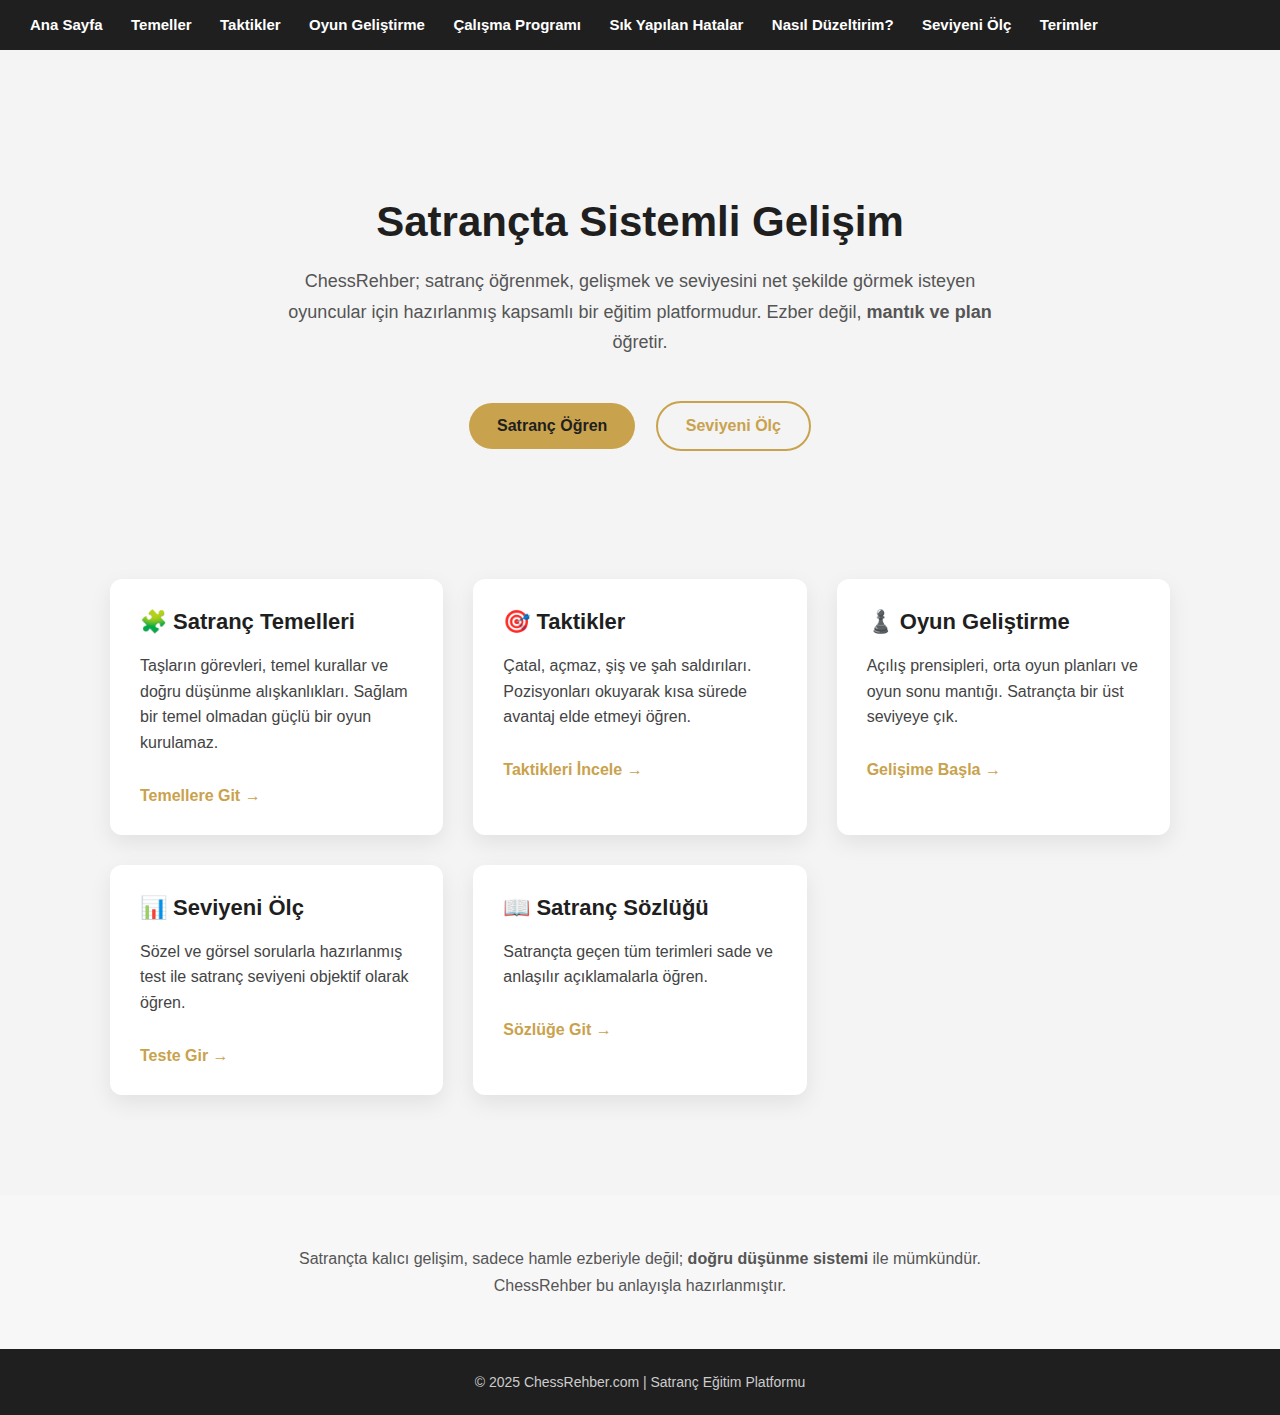
<file: index.html>
<!DOCTYPE html>
<html lang="tr">
<head>
    <meta charset="UTF-8">
    <title>ChessRehber | Satrançta Sistemli Gelişim</title>
    <meta name="description" content="Satranç öğrenmek ve gelişmek isteyenler için temeller, taktikler, gelişim rehberleri ve testler.">
    <meta name="viewport" content="width=device-width, initial-scale=1">
    <link rel="stylesheet" href="style.css">

    <style>
        /* HERO */
        .hero {
            text-align: center;
            padding: 80px 20px 60px;
        }

        .hero h1 {
            font-size: 42px;
            margin-bottom: 20px;
        }

        .hero p {
            max-width: 720px;
            margin: 0 auto 35px;
            font-size: 18px;
            line-height: 1.7;
            color: #555;
        }

        .hero-buttons a {
            margin: 8px;
        }

        /* SECTIONS */
        .home-sections {
            display: grid;
            grid-template-columns: repeat(auto-fit, minmax(260px, 1fr));
            gap: 30px;
            margin: 60px 0;
        }

        .home-card {
            background: #fff;
            border-radius: 12px;
            padding: 30px;
            box-shadow: 0 8px 22px rgba(0,0,0,0.08);
        }

        .home-card h2 {
            margin-top: 0;
            font-size: 22px;
        }

        .home-card p {
            line-height: 1.6;
            color: #444;
        }

        .home-card a {
            display: inline-block;
            margin-top: 15px;
            font-weight: bold;
            text-decoration: none;
            color: #c9a24d;
        }

        /* ALT MESAJ */
        .alt-mesaj {
            background: #f7f7f7;
            padding: 50px 20px;
            text-align: center;
        }

        .alt-mesaj p {
            max-width: 750px;
            margin: 0 auto;
            line-height: 1.7;
            color: #555;
        }
    </style>
</head>

<body>

<nav>
    <a href="index.html">Ana Sayfa</a>
    <a href="temeller.html">Temeller</a>
    <a href="taktikler.html">Taktikler</a>
    <a href="gelisim.html">Oyun Geliştirme</a>
    <a href="calisma-programi.html">Çalışma Programı</a>
    <a href="sik-yapilan-hatalar.html">Sık Yapılan Hatalar</a>
    <a href="nasil-duzeltirim.html">Nasıl Düzeltirim?</a>
    <a href="seviyeni-olc.html">Seviyeni Ölç</a>
    <a href="satranc-sozlugu.html">Terimler</a>
</nav>

<div class="container">

    <!-- HERO -->
    <section class="hero">
        <h1>Satrançta Sistemli Gelişim</h1>
        <p>
            ChessRehber; satranç öğrenmek, gelişmek ve
            seviyesini net şekilde görmek isteyen oyuncular için
            hazırlanmış kapsamlı bir eğitim platformudur.
            Ezber değil, <strong>mantık ve plan</strong> öğretir.
        </p>

        <div class="hero-buttons">
            <a href="temeller.html" class="btn-primary">Satranç Öğren</a>
            <a href="seviyeni-olc.html" class="btn-secondary">Seviyeni Ölç</a>
        </div>
    </section>

    <!-- BÖLÜMLER -->
    <section class="home-sections">

        <div class="home-card">
            <h2>🧩 Satranç Temelleri</h2>
            <p>
                Taşların görevleri, temel kurallar ve doğru düşünme alışkanlıkları.
                Sağlam bir temel olmadan güçlü bir oyun kurulamaz.
            </p>
            <a href="temeller.html">Temellere Git →</a>
        </div>

        <div class="home-card">
            <h2>🎯 Taktikler</h2>
            <p>
                Çatal, açmaz, şiş ve şah saldırıları.
                Pozisyonları okuyarak kısa sürede avantaj elde etmeyi öğren.
            </p>
            <a href="taktikler.html">Taktikleri İncele →</a>
        </div>

        <div class="home-card">
            <h2>♟️ Oyun Geliştirme</h2>
            <p>
                Açılış prensipleri, orta oyun planları ve oyun sonu mantığı.
                Satrançta bir üst seviyeye çık.
            </p>
            <a href="gelisim.html">Gelişime Başla →</a>
        </div>

        <div class="home-card">
            <h2>📊 Seviyeni Ölç</h2>
            <p>
                Sözel ve görsel sorularla hazırlanmış test ile
                satranç seviyeni objektif olarak öğren.
            </p>
            <a href="seviyeni-olc.html">Teste Gir →</a>
        </div>

        <div class="home-card">
            <h2>📖 Satranç Sözlüğü</h2>
            <p>
                Satrançta geçen tüm terimleri
                sade ve anlaşılır açıklamalarla öğren.
            </p>
            <a href="satran-sozlugu.html">Sözlüğe Git →</a>
        </div>

    </section>

</div>

<section class="alt-mesaj">
    <p>
        Satrançta kalıcı gelişim,
        sadece hamle ezberiyle değil;
        <strong>doğru düşünme sistemi</strong> ile mümkündür.
        ChessRehber bu anlayışla hazırlanmıştır.
    </p>
</section>

<footer>
    © 2025 ChessRehber.com | Satranç Eğitim Platformu
</footer>

</body>
</html>
</file>
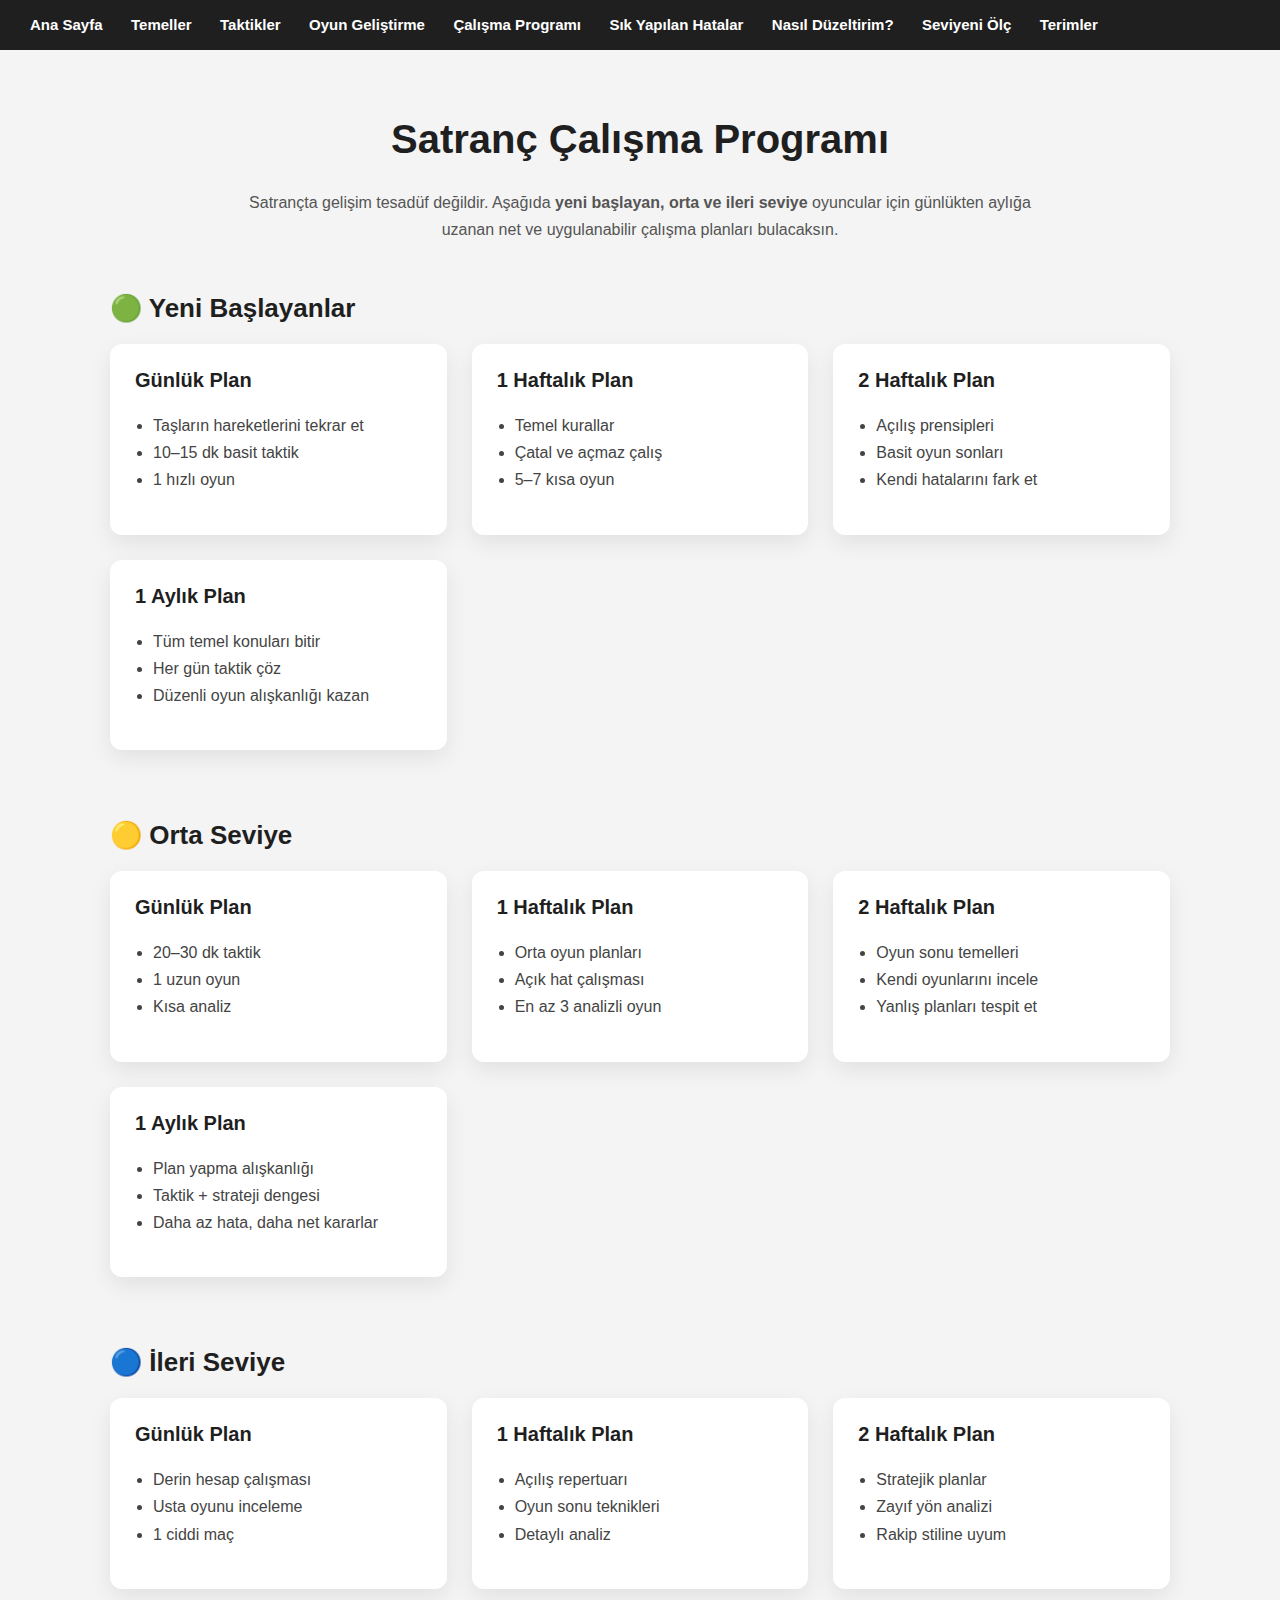
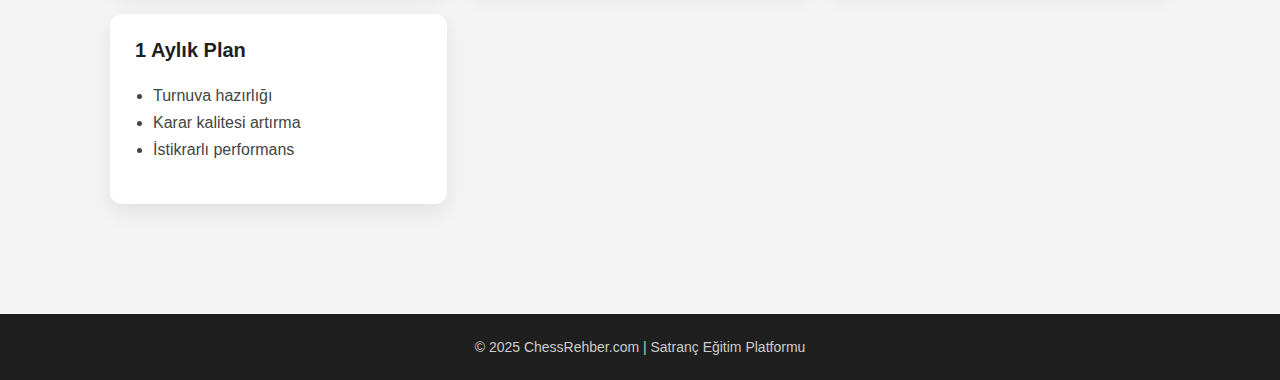
<file: calisma-programi.html>
<!DOCTYPE html>
<html lang="tr">
<head>
    <meta charset="UTF-8">
    <title>Satranç Çalışma Programı | ChessRehber</title>
    <meta name="description" content="Yeni başlayanlar, orta ve ileri seviye oyuncular için günlük, haftalık ve aylık satranç çalışma planları.">
    <meta name="viewport" content="width=device-width, initial-scale=1">

    <link rel="stylesheet" href="style.css">

    <style>
        .intro {
            text-align: center;
            margin-bottom: 50px;
        }

        .intro p {
            max-width: 800px;
            margin: 0 auto;
            line-height: 1.7;
            color: #555;
        }

        .seviye {
            margin-bottom: 70px;
        }

        .seviye h2 {
            margin-bottom: 20px;
        }

        .plan-grid {
            display: grid;
            grid-template-columns: repeat(auto-fit, minmax(260px, 1fr));
            gap: 25px;
        }

        .plan-card {
            background: #fff;
            padding: 25px;
            border-radius: 12px;
            box-shadow: 0 8px 22px rgba(0,0,0,0.08);
        }

        .plan-card h3 {
            margin-top: 0;
            font-size: 20px;
        }

        .plan-card ul {
            padding-left: 18px;
            line-height: 1.7;
            color: #444;
        }
    </style>
</head>
<body>

<nav>
    <a href="index.html">Ana Sayfa</a>
    <a href="temeller.html">Temeller</a>
    <a href="taktikler.html">Taktikler</a>
    <a href="gelisim.html">Oyun Geliştirme</a>
    <a href="calisma-programi.html">Çalışma Programı</a>
    <a href="sik-yapilan-hatalar.html">Sık Yapılan Hatalar</a>
    <a href="nasil-duzeltirim.html">Nasıl Düzeltirim?</a>
    <a href="seviyeni-olc.html">Seviyeni Ölç</a>
    <a href="satranc-sozlugu.html">Terimler</a>
</nav>

<div class="container">

    <div class="intro">
        <h1>Satranç Çalışma Programı</h1>
        <p>
            Satrançta gelişim tesadüf değildir.
            Aşağıda <strong>yeni başlayan, orta ve ileri seviye</strong> oyuncular için
            günlükten aylığa uzanan net ve uygulanabilir çalışma planları bulacaksın.
        </p>
    </div>

    <!-- YENİ BAŞLAYAN -->
    <div class="seviye">
        <h2>🟢 Yeni Başlayanlar</h2>

        <div class="plan-grid">
            <div class="plan-card">
                <h3>Günlük Plan</h3>
                <ul>
                    <li>Taşların hareketlerini tekrar et</li>
                    <li>10–15 dk basit taktik</li>
                    <li>1 hızlı oyun</li>
                </ul>
            </div>

            <div class="plan-card">
                <h3>1 Haftalık Plan</h3>
                <ul>
                    <li>Temel kurallar</li>
                    <li>Çatal ve açmaz çalış</li>
                    <li>5–7 kısa oyun</li>
                </ul>
            </div>

            <div class="plan-card">
                <h3>2 Haftalık Plan</h3>
                <ul>
                    <li>Açılış prensipleri</li>
                    <li>Basit oyun sonları</li>
                    <li>Kendi hatalarını fark et</li>
                </ul>
            </div>

            <div class="plan-card">
                <h3>1 Aylık Plan</h3>
                <ul>
                    <li>Tüm temel konuları bitir</li>
                    <li>Her gün taktik çöz</li>
                    <li>Düzenli oyun alışkanlığı kazan</li>
                </ul>
            </div>
        </div>
    </div>

    <!-- ORTA SEVİYE -->
    <div class="seviye">
        <h2>🟡 Orta Seviye</h2>

        <div class="plan-grid">
            <div class="plan-card">
                <h3>Günlük Plan</h3>
                <ul>
                    <li>20–30 dk taktik</li>
                    <li>1 uzun oyun</li>
                    <li>Kısa analiz</li>
                </ul>
            </div>

            <div class="plan-card">
                <h3>1 Haftalık Plan</h3>
                <ul>
                    <li>Orta oyun planları</li>
                    <li>Açık hat çalışması</li>
                    <li>En az 3 analizli oyun</li>
                </ul>
            </div>

            <div class="plan-card">
                <h3>2 Haftalık Plan</h3>
                <ul>
                    <li>Oyun sonu temelleri</li>
                    <li>Kendi oyunlarını incele</li>
                    <li>Yanlış planları tespit et</li>
                </ul>
            </div>

            <div class="plan-card">
                <h3>1 Aylık Plan</h3>
                <ul>
                    <li>Plan yapma alışkanlığı</li>
                    <li>Taktik + strateji dengesi</li>
                    <li>Daha az hata, daha net kararlar</li>
                </ul>
            </div>
        </div>
    </div>

    <!-- İLERİ SEVİYE -->
    <div class="seviye">
        <h2>🔵 İleri Seviye</h2>

        <div class="plan-grid">
            <div class="plan-card">
                <h3>Günlük Plan</h3>
                <ul>
                    <li>Derin hesap çalışması</li>
                    <li>Usta oyunu inceleme</li>
                    <li>1 ciddi maç</li>
                </ul>
            </div>

            <div class="plan-card">
                <h3>1 Haftalık Plan</h3>
                <ul>
                    <li>Açılış repertuarı</li>
                    <li>Oyun sonu teknikleri</li>
                    <li>Detaylı analiz</li>
                </ul>
            </div>

            <div class="plan-card">
                <h3>2 Haftalık Plan</h3>
                <ul>
                    <li>Stratejik planlar</li>
                    <li>Zayıf yön analizi</li>
                    <li>Rakip stiline uyum</li>
                </ul>
            </div>

            <div class="plan-card">
                <h3>1 Aylık Plan</h3>
                <ul>
                    <li>Turnuva hazırlığı</li>
                    <li>Karar kalitesi artırma</li>
                    <li>İstikrarlı performans</li>
                </ul>
            </div>
        </div>
    </div>

</div>

<footer>
    © 2025 ChessRehber.com | Satranç Eğitim Platformu
</footer>

</body>
</html>
</file>
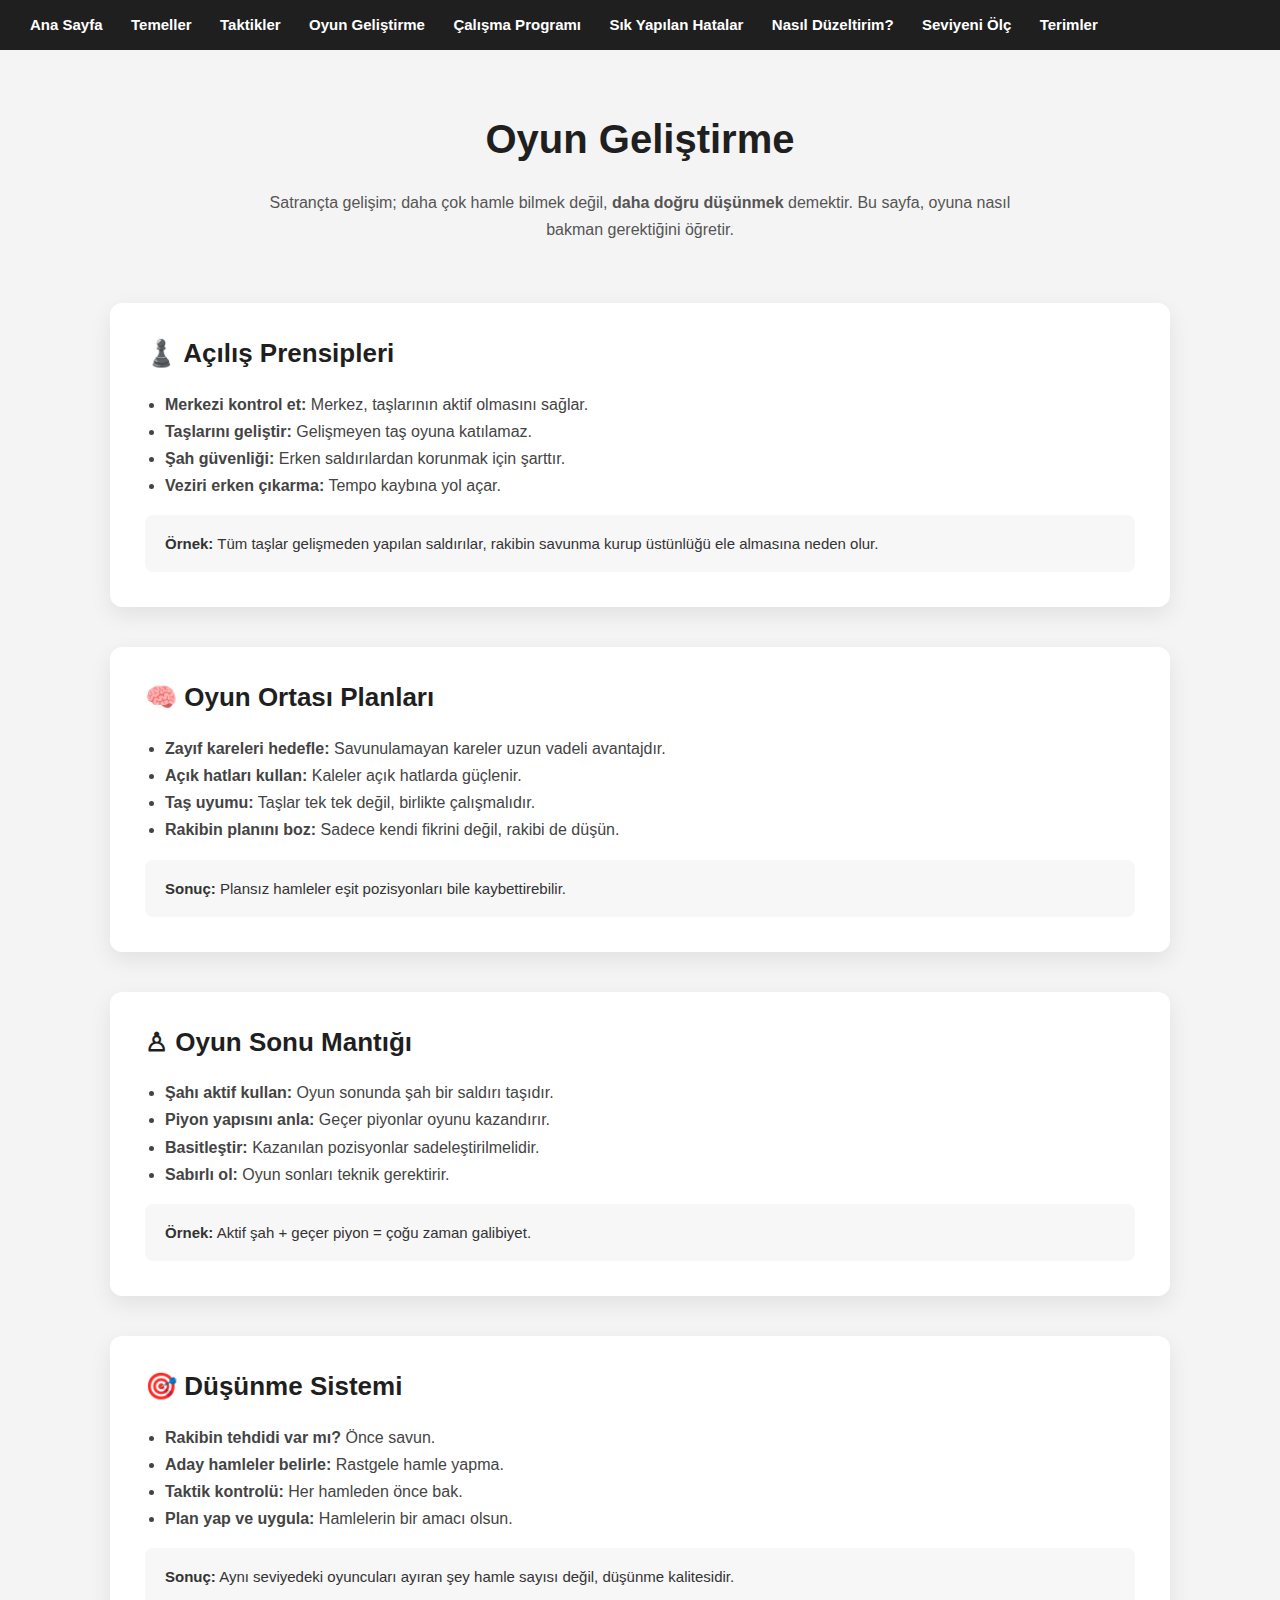
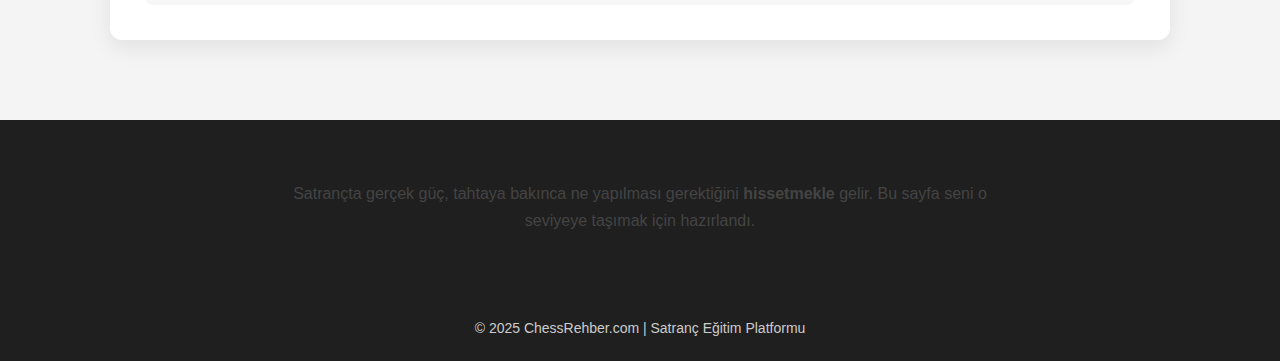
<file: gelisim.html>
<!DOCTYPE html>
<html lang="tr">
<head>
    <meta charset="UTF-8">
    <title>Oyun Geliştirme | ChessRehber</title>
    <meta name="description" content="Satrançta açılış, orta oyun ve oyun sonu için doğru düşünme sistemi ve planlama mantığı.">
    <meta name="viewport" content="width=device-width, initial-scale=1">

    <link rel="stylesheet" href="style.css">

    <style>
        .intro {
            text-align: center;
            margin-bottom: 60px;
        }

        .intro p {
            max-width: 750px;
            margin: 0 auto;
            line-height: 1.7;
            color: #555;
        }

        .bolum {
            background: #fff;
            padding: 35px;
            border-radius: 12px;
            box-shadow: 0 8px 22px rgba(0,0,0,0.08);
            margin-bottom: 40px;
        }

        .bolum h2 {
            margin-top: 0;
        }

        .bolum ul {
            padding-left: 20px;
            line-height: 1.7;
            color: #444;
        }

        .ornek {
            background: #f7f7f7;
            padding: 20px;
            border-radius: 8px;
            margin-top: 15px;
            font-size: 15px;
            color: #333;
        }

        .alt-mesaj {
            background: #1f1f1f;
            color: #ccc;
            padding: 60px 20px;
            text-align: center;
        }

        .alt-mesaj p {
            max-width: 750px;
            margin: 0 auto;
            line-height: 1.7;
        }
    </style>
</head>
<body>

<nav>
    <a href="index.html">Ana Sayfa</a>
    <a href="temeller.html">Temeller</a>
    <a href="taktikler.html">Taktikler</a>
    <a href="gelisim.html">Oyun Geliştirme</a>
    <a href="calisma-programi.html">Çalışma Programı</a>
    <a href="sik-yapilan-hatalar.html">Sık Yapılan Hatalar</a>
    <a href="nasil-duzeltirim.html">Nasıl Düzeltirim?</a>
    <a href="seviyeni-olc.html">Seviyeni Ölç</a>
    <a href="satranc-sozlugu.html">Terimler</a>
</nav>

<div class="container">

    <div class="intro">
        <h1>Oyun Geliştirme</h1>
        <p>
            Satrançta gelişim; daha çok hamle bilmek değil,
            <strong>daha doğru düşünmek</strong> demektir.
            Bu sayfa, oyuna nasıl bakman gerektiğini öğretir.
        </p>
    </div>

    <!-- AÇILIŞ -->
    <div class="bolum">
        <h2>♟️ Açılış Prensipleri</h2>
        <ul>
            <li><strong>Merkezi kontrol et:</strong> Merkez, taşlarının aktif olmasını sağlar.</li>
            <li><strong>Taşlarını geliştir:</strong> Gelişmeyen taş oyuna katılamaz.</li>
            <li><strong>Şah güvenliği:</strong> Erken saldırılardan korunmak için şarttır.</li>
            <li><strong>Veziri erken çıkarma:</strong> Tempo kaybına yol açar.</li>
        </ul>

        <div class="ornek">
            <strong>Örnek:</strong> Tüm taşlar gelişmeden yapılan saldırılar,
            rakibin savunma kurup üstünlüğü ele almasına neden olur.
        </div>
    </div>

    <!-- ORTA OYUN -->
    <div class="bolum">
        <h2>🧠 Oyun Ortası Planları</h2>
        <ul>
            <li><strong>Zayıf kareleri hedefle:</strong> Savunulamayan kareler uzun vadeli avantajdır.</li>
            <li><strong>Açık hatları kullan:</strong> Kaleler açık hatlarda güçlenir.</li>
            <li><strong>Taş uyumu:</strong> Taşlar tek tek değil, birlikte çalışmalıdır.</li>
            <li><strong>Rakibin planını boz:</strong> Sadece kendi fikrini değil, rakibi de düşün.</li>
        </ul>

        <div class="ornek">
            <strong>Sonuç:</strong> Plansız hamleler eşit pozisyonları bile kaybettirebilir.
        </div>
    </div>

    <!-- OYUN SONU -->
    <div class="bolum">
        <h2>♙ Oyun Sonu Mantığı</h2>
        <ul>
            <li><strong>Şahı aktif kullan:</strong> Oyun sonunda şah bir saldırı taşıdır.</li>
            <li><strong>Piyon yapısını anla:</strong> Geçer piyonlar oyunu kazandırır.</li>
            <li><strong>Basitleştir:</strong> Kazanılan pozisyonlar sadeleştirilmelidir.</li>
            <li><strong>Sabırlı ol:</strong> Oyun sonları teknik gerektirir.</li>
        </ul>

        <div class="ornek">
            <strong>Örnek:</strong> Aktif şah + geçer piyon = çoğu zaman galibiyet.
        </div>
    </div>

    <!-- DÜŞÜNME -->
    <div class="bolum">
        <h2>🎯 Düşünme Sistemi</h2>
        <ul>
            <li><strong>Rakibin tehdidi var mı?</strong> Önce savun.</li>
            <li><strong>Aday hamleler belirle:</strong> Rastgele hamle yapma.</li>
            <li><strong>Taktik kontrolü:</strong> Her hamleden önce bak.</li>
            <li><strong>Plan yap ve uygula:</strong> Hamlelerin bir amacı olsun.</li>
        </ul>

        <div class="ornek">
            <strong>Sonuç:</strong> Aynı seviyedeki oyuncuları ayıran şey
            hamle sayısı değil, düşünme kalitesidir.
        </div>
    </div>

</div>

<div class="alt-mesaj">
    <p>
        Satrançta gerçek güç,
        tahtaya bakınca ne yapılması gerektiğini
        <strong>hissetmekle</strong> gelir.
        Bu sayfa seni o seviyeye taşımak için hazırlandı.
    </p>
</div>

<footer>
    © 2025 ChessRehber.com | Satranç Eğitim Platformu
</footer>

</body>
</html>
</file>
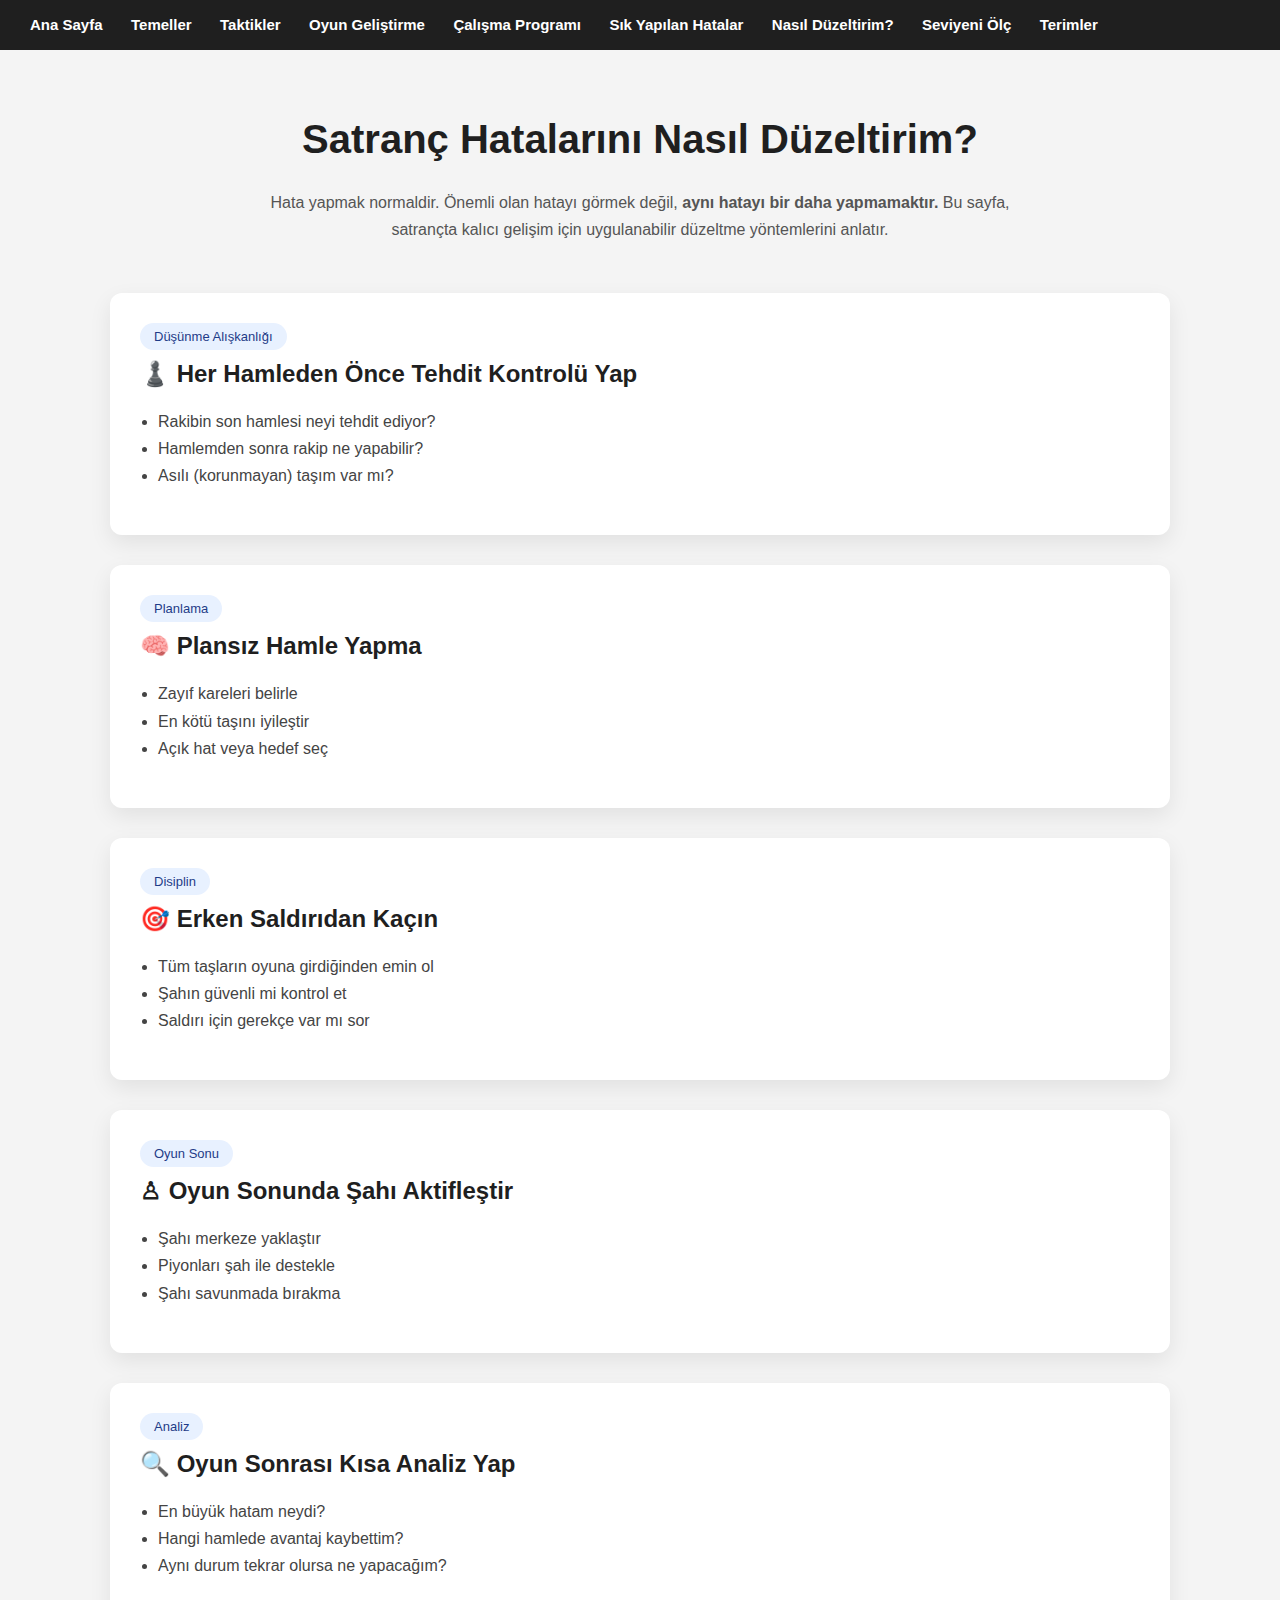
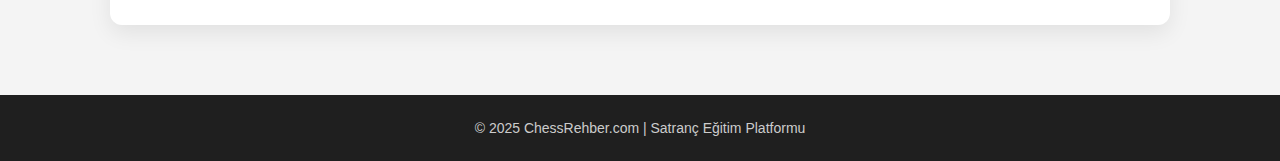
<file: nasil-duzeltirim.html>
<!DOCTYPE html>
<html lang="tr">
<head>
    <meta charset="UTF-8">
    <title>Satranç Hatalarını Nasıl Düzeltirim? | ChessRehber</title>
    <meta name="description" content="Satrançta yapılan hataları kalıcı şekilde düzeltmek için pratik ve uygulanabilir yöntemler.">
    <meta name="viewport" content="width=device-width, initial-scale=1">

    <link rel="stylesheet" href="style.css">

    <style>
        .intro {
            text-align: center;
            margin-bottom: 50px;
        }

        .intro p {
            max-width: 750px;
            margin: 0 auto;
            line-height: 1.7;
            color: #555;
        }

        .cozum {
            background: #ffffff;
            border-radius: 12px;
            padding: 30px;
            margin-bottom: 30px;
            box-shadow: 0 8px 22px rgba(0,0,0,0.08);
        }

        .cozum h2 {
            margin-top: 0;
            font-size: 24px;
        }

        .cozum ul {
            padding-left: 18px;
            line-height: 1.7;
            color: #444;
        }

        .etiket {
            display: inline-block;
            background: #e8f1ff;
            color: #1f3c88;
            padding: 6px 14px;
            border-radius: 20px;
            font-size: 13px;
            margin-bottom: 10px;
        }
    </style>
</head>
<body>

<nav>
    <a href="index.html">Ana Sayfa</a>
    <a href="temeller.html">Temeller</a>
    <a href="taktikler.html">Taktikler</a>
    <a href="gelisim.html">Oyun Geliştirme</a>
    <a href="calisma-programi.html">Çalışma Programı</a>
    <a href="sik-yapilan-hatalar.html">Sık Yapılan Hatalar</a>
    <a href="nasil-duzeltirim.html">Nasıl Düzeltirim?</a>
    <a href="seviyeni-olc.html">Seviyeni Ölç</a>
    <a href="satranc-sozlugu.html">Terimler</a>
</nav>

<div class="container">

    <div class="intro">
        <h1>Satranç Hatalarını Nasıl Düzeltirim?</h1>
        <p>
            Hata yapmak normaldir.
            Önemli olan hatayı görmek değil,
            <strong>aynı hatayı bir daha yapmamaktır.</strong>
            Bu sayfa, satrançta kalıcı gelişim için
            uygulanabilir düzeltme yöntemlerini anlatır.
        </p>
    </div>

    <!-- ÇÖZÜM 1 -->
    <div class="cozum">
        <span class="etiket">Düşünme Alışkanlığı</span>
        <h2>♟️ Her Hamleden Önce Tehdit Kontrolü Yap</h2>
        <ul>
            <li>Rakibin son hamlesi neyi tehdit ediyor?</li>
            <li>Hamlemden sonra rakip ne yapabilir?</li>
            <li>Asılı (korunmayan) taşım var mı?</li>
        </ul>
    </div>

    <!-- ÇÖZÜM 2 -->
    <div class="cozum">
        <span class="etiket">Planlama</span>
        <h2>🧠 Plansız Hamle Yapma</h2>
        <ul>
            <li>Zayıf kareleri belirle</li>
            <li>En kötü taşını iyileştir</li>
            <li>Açık hat veya hedef seç</li>
        </ul>
    </div>

    <!-- ÇÖZÜM 3 -->
    <div class="cozum">
        <span class="etiket">Disiplin</span>
        <h2>🎯 Erken Saldırıdan Kaçın</h2>
        <ul>
            <li>Tüm taşların oyuna girdiğinden emin ol</li>
            <li>Şahın güvenli mi kontrol et</li>
            <li>Saldırı için gerekçe var mı sor</li>
        </ul>
    </div>

    <!-- ÇÖZÜM 4 -->
    <div class="cozum">
        <span class="etiket">Oyun Sonu</span>
        <h2>♙ Oyun Sonunda Şahı Aktifleştir</h2>
        <ul>
            <li>Şahı merkeze yaklaştır</li>
            <li>Piyonları şah ile destekle</li>
            <li>Şahı savunmada bırakma</li>
        </ul>
    </div>

    <!-- ÇÖZÜM 5 -->
    <div class="cozum">
        <span class="etiket">Analiz</span>
        <h2>🔍 Oyun Sonrası Kısa Analiz Yap</h2>
        <ul>
            <li>En büyük hatam neydi?</li>
            <li>Hangi hamlede avantaj kaybettim?</li>
            <li>Aynı durum tekrar olursa ne yapacağım?</li>
        </ul>
    </div>

</div>

<footer>
    © 2025 ChessRehber.com | Satranç Eğitim Platformu
</footer>

</body>
</html>
</file>
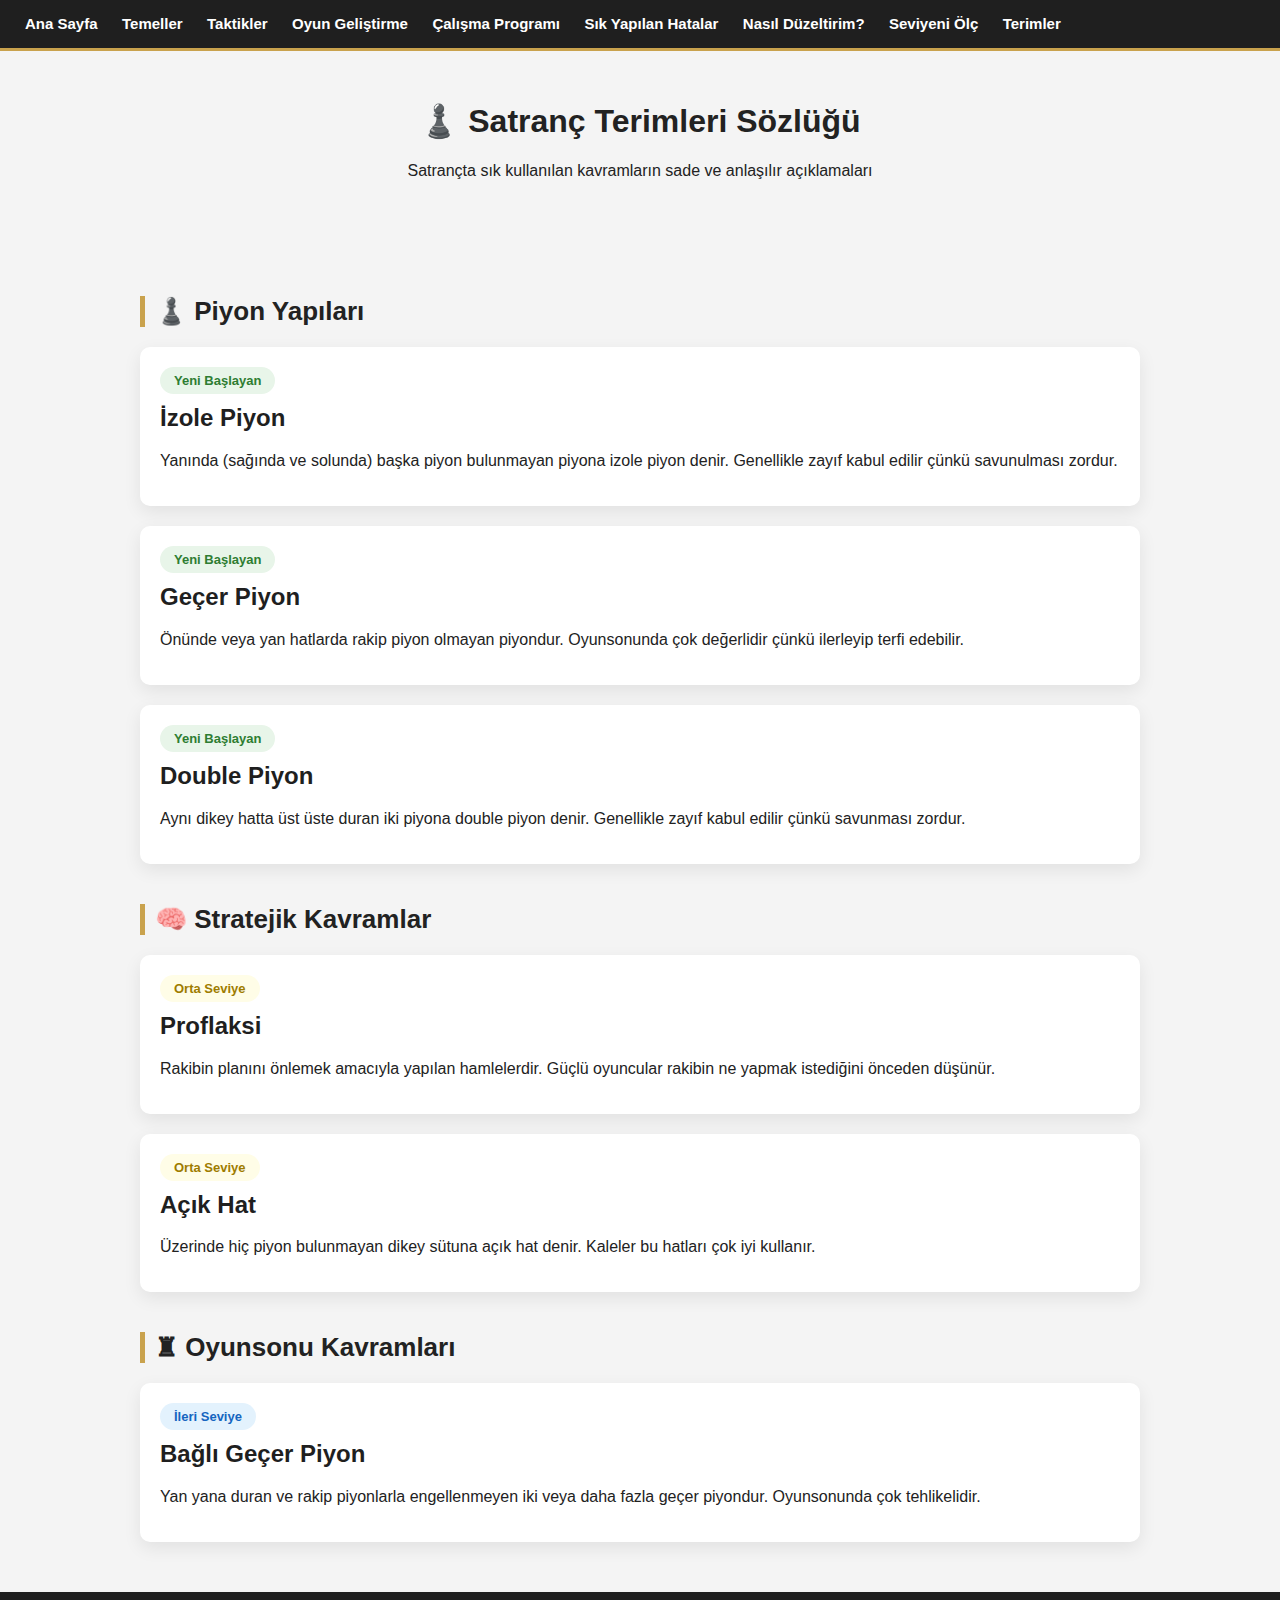
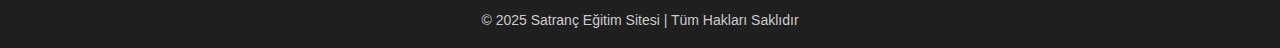
<file: satranc-sozlugu.html>
<!DOCTYPE html>
<html lang="tr">
<head>
    <meta charset="UTF-8">
    <title>Satranç Terimleri Sözlüğü</title>
    <meta name="viewport" content="width=device-width, initial-scale=1.0">
    <meta name="description" content="Satranç terimleri sözlüğü. Yeni başlayan, orta ve ileri seviye için açıklamalı satranç kavramları.">

    <style>
        body{
            margin:0;
            font-family: "Segoe UI", Arial, sans-serif;
            background:#f4f4f4;
            color:#222;
        }

        nav{
            background:#1f1f1f;
            padding:15px 25px;
            border-bottom:3px solid #c9a24d;
        }

        nav a{
            color:#fff;
            text-decoration:none;
            margin-right:20px;
            font-weight:600;
            font-size:15px;
        }

        nav a:hover{
            color:#c9a24d;
        }

        header{
            background:#f4f4f4;
            color:#222;
            padding:30px 20px;
            text-align:center;
        }

        .container{
            max-width:1000px;
            margin:0 auto;
            padding:30px 20px;
        }

        .kategori{
            margin:40px 0 20px;
            padding-left:10px;
            border-left:5px solid #c9a24d;
        }

        .kategori h2{
            margin:0;
            font-size:26px;
        }

        .terim{
            background:#fff;
            padding:20px;
            border-radius:10px;
            margin-bottom:20px;
            box-shadow:0 6px 18px rgba(0,0,0,0.08);
        }

        .terim h2{
            margin-top:0;
            color:#1f1f1f;
        }

        .seviye{
            display:inline-block;
            padding:6px 14px;
            border-radius:20px;
            font-size:13px;
            font-weight:600;
            margin-bottom:10px;
        }

        .baslangic{
            background:#e8f5e9;
            color:#2e7d32;
        }

        .orta{
            background:#fffde7;
            color:#9e7c00;
        }

        .ileri{
            background:#e3f2fd;
            color:#1565c0;
        }

        footer{
            background:#1f1f1f;
            color:#ccc;
            text-align:center;
            padding:20px;
            font-size:14px;
        }
    </style>
</head>

<body>

<nav>
    <a href="index.html">Ana Sayfa</a>
    <a href="temeller.html">Temeller</a>
    <a href="taktikler.html">Taktikler</a>
    <a href="gelisim.html">Oyun Geliştirme</a>
    <a href="calisma-programi.html">Çalışma Programı</a>
    <a href="sik-yapilan-hatalar.html">Sık Yapılan Hatalar</a>
    <a href="nasil-duzeltirim.html">Nasıl Düzeltirim?</a>
    <a href="seviyeni-olc.html">Seviyeni Ölç</a>
    <a href="satranc-sozlugu.html">Terimler</a>
</nav>

<header>
    <h1>♟️ Satranç Terimleri Sözlüğü</h1>
    <p>Satrançta sık kullanılan kavramların sade ve anlaşılır açıklamaları</p>
</header>

<div class="container">

    <!-- PİYON YAPILARI -->
    <div class="kategori">
        <h2>♟️ Piyon Yapıları</h2>
    </div>

    <div class="terim">
        <span class="seviye baslangic">Yeni Başlayan</span>
        <h2>İzole Piyon</h2>
        <p>
            Yanında (sağında ve solunda) başka piyon bulunmayan piyona izole piyon denir.
            Genellikle zayıf kabul edilir çünkü savunulması zordur.
        </p>
    </div>

    <div class="terim">
        <span class="seviye baslangic">Yeni Başlayan</span>
        <h2>Geçer Piyon</h2>
        <p>
            Önünde veya yan hatlarda rakip piyon olmayan piyondur.
            Oyunsonunda çok değerlidir çünkü ilerleyip terfi edebilir.
        </p>
    </div>

    <div class="terim">
        <span class="seviye baslangic">Yeni Başlayan</span>
        <h2>Double Piyon</h2>
        <p>
            Aynı dikey hatta üst üste duran iki piyona double piyon denir.
            Genellikle zayıf kabul edilir çünkü savunması zordur.
       </p>
    </div>

    <!-- STRATEJİK KAVRAMLAR -->
    <div class="kategori">
        <h2>🧠 Stratejik Kavramlar</h2>
    </div>

    <div class="terim">
        <span class="seviye orta">Orta Seviye</span>
        <h2>Proflaksi</h2>
        <p>
            Rakibin planını önlemek amacıyla yapılan hamlelerdir.
            Güçlü oyuncular rakibin ne yapmak istediğini önceden düşünür.
        </p>
    </div>

    <div class="terim">
        <span class="seviye orta">Orta Seviye</span>
        <h2>Açık Hat</h2>
        <p>
            Üzerinde hiç piyon bulunmayan dikey sütuna açık hat denir.
            Kaleler bu hatları çok iyi kullanır.
        </p>
    </div>

    <!-- OYUNSONU -->
    <div class="kategori">
        <h2>♜ Oyunsonu Kavramları</h2>
    </div>

    <div class="terim">
        <span class="seviye ileri">İleri Seviye</span>
        <h2>Bağlı Geçer Piyon</h2>
        <p>
            Yan yana duran ve rakip piyonlarla engellenmeyen iki veya daha fazla geçer piyondur.
            Oyunsonunda çok tehlikelidir.
        </p>
    </div>

</div>

<footer>
    © 2025 Satranç Eğitim Sitesi | Tüm Hakları Saklıdır
</footer>

</body>
</html>
</file>
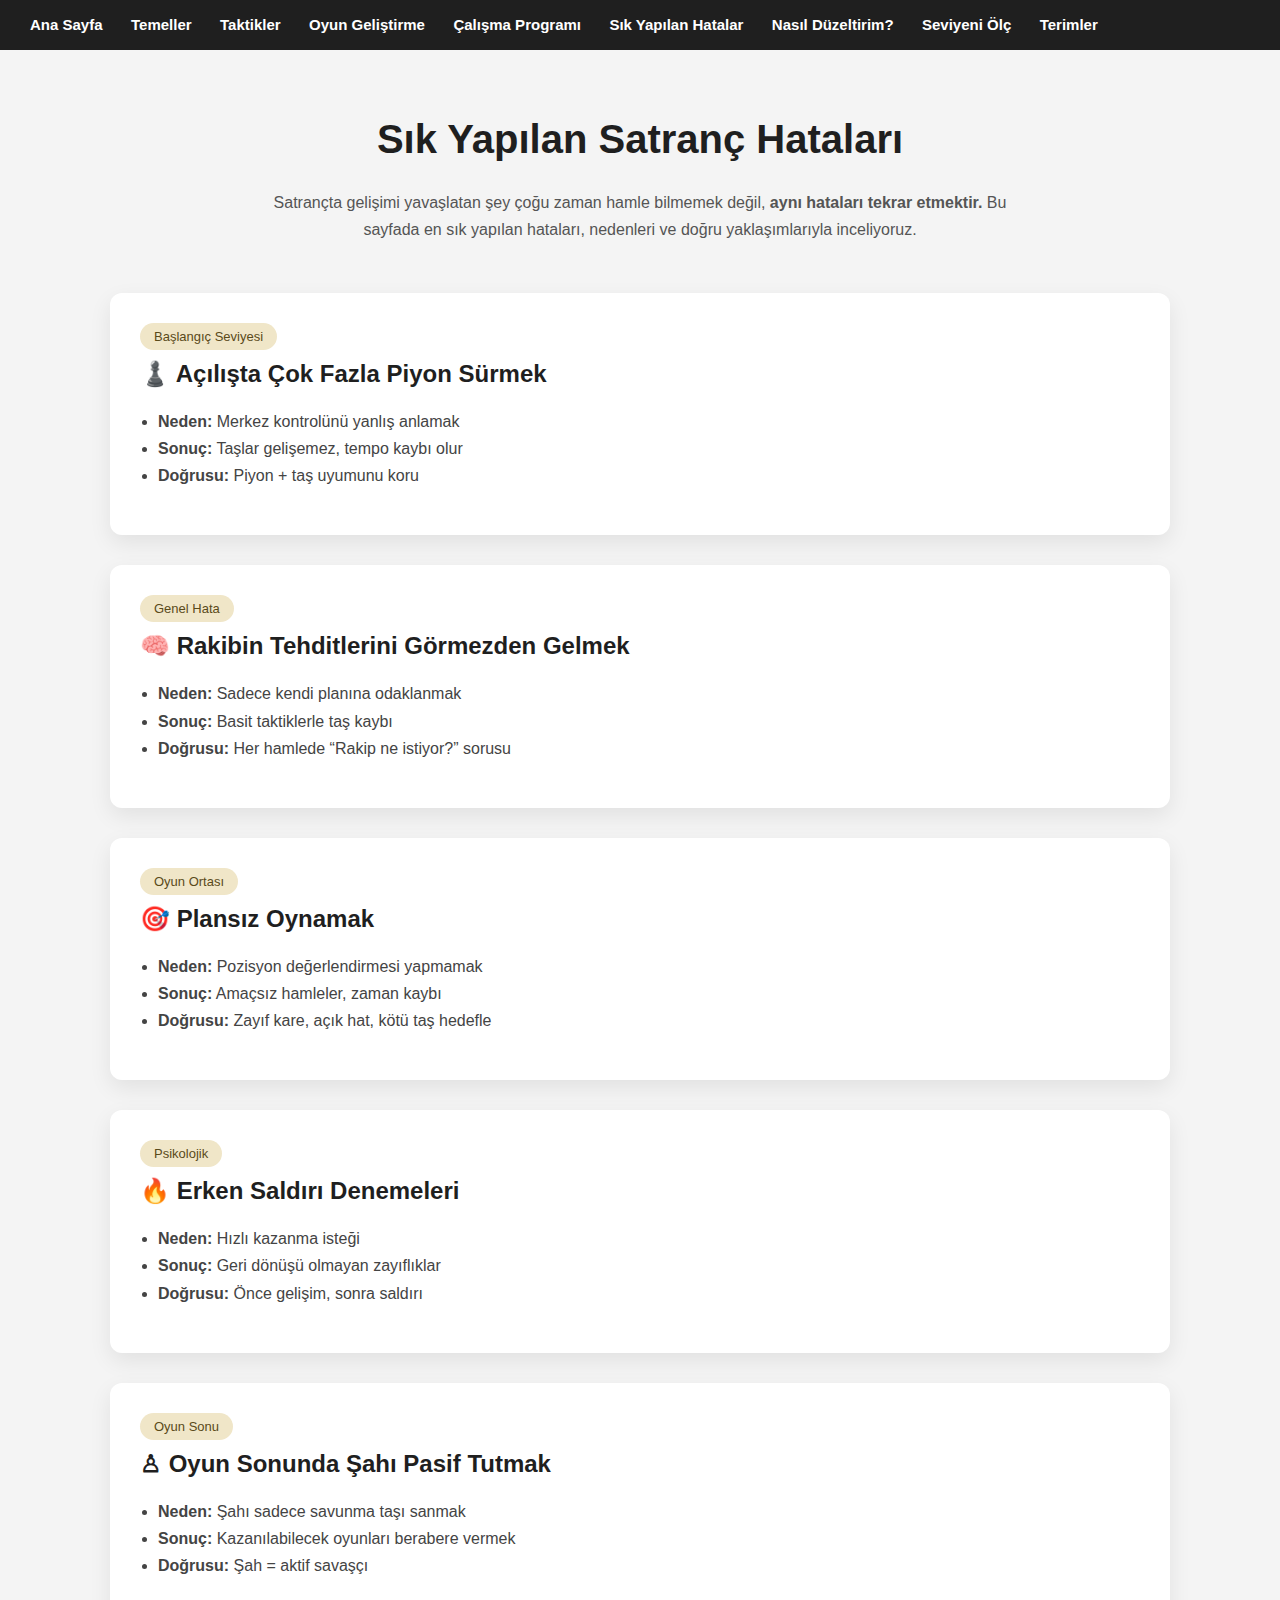
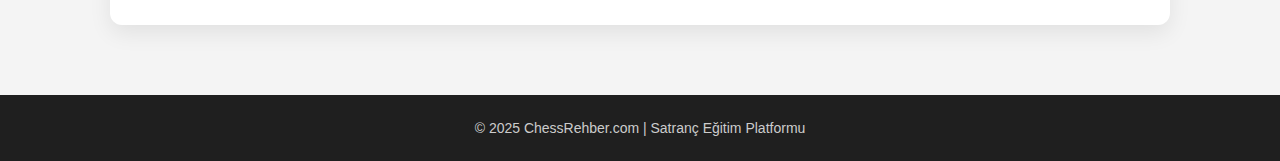
<file: sik-yapilan-hatalar.html>
<!DOCTYPE html>
<html lang="tr">
<head>
    <meta charset="UTF-8">
    <title>Sık Yapılan Satranç Hataları | ChessRehber</title>
    <meta name="description" content="Satrançta en sık yapılan hatalar, nedenleri ve doğru yaklaşımlar.">
    <meta name="viewport" content="width=device-width, initial-scale=1">

    <link rel="stylesheet" href="style.css">

    <style>
        .intro {
            text-align: center;
            margin-bottom: 50px;
        }

        .intro p {
            max-width: 750px;
            margin: 0 auto;
            line-height: 1.7;
            color: #555;
        }

        .hata {
            background: #ffffff;
            border-radius: 12px;
            padding: 30px;
            margin-bottom: 30px;
            box-shadow: 0 8px 22px rgba(0,0,0,0.08);
        }

        .hata h2 {
            margin-top: 0;
            font-size: 24px;
        }

        .hata ul {
            padding-left: 18px;
            line-height: 1.7;
            color: #444;
        }

        .etiket {
            display: inline-block;
            background: #f0e6c8;
            color: #5a4a1a;
            padding: 6px 14px;
            border-radius: 20px;
            font-size: 13px;
            margin-bottom: 10px;
        }
    </style>
</head>
<body>

<nav>
    <a href="index.html">Ana Sayfa</a>
    <a href="temeller.html">Temeller</a>
    <a href="taktikler.html">Taktikler</a>
    <a href="gelisim.html">Oyun Geliştirme</a>
    <a href="calisma-programi.html">Çalışma Programı</a>
    <a href="sik-yapilan-hatalar.html">Sık Yapılan Hatalar</a>
    <a href="nasil-duzeltirim.html">Nasıl Düzeltirim?</a>
    <a href="seviyeni-olc.html">Seviyeni Ölç</a>
    <a href="satranc-sozlugu.html">Terimler</a>
</nav>

<div class="container">

    <div class="intro">
        <h1>Sık Yapılan Satranç Hataları</h1>
        <p>
            Satrançta gelişimi yavaşlatan şey çoğu zaman
            hamle bilmemek değil,
            <strong>aynı hataları tekrar etmektir.</strong>
            Bu sayfada en sık yapılan hataları,
            nedenleri ve doğru yaklaşımlarıyla inceliyoruz.
        </p>
    </div>

    <!-- HATA 1 -->
    <div class="hata">
        <span class="etiket">Başlangıç Seviyesi</span>
        <h2>♟️ Açılışta Çok Fazla Piyon Sürmek</h2>
        <ul>
            <li><strong>Neden:</strong> Merkez kontrolünü yanlış anlamak</li>
            <li><strong>Sonuç:</strong> Taşlar gelişemez, tempo kaybı olur</li>
            <li><strong>Doğrusu:</strong> Piyon + taş uyumunu koru</li>
        </ul>
    </div>

    <!-- HATA 2 -->
    <div class="hata">
        <span class="etiket">Genel Hata</span>
        <h2>🧠 Rakibin Tehditlerini Görmezden Gelmek</h2>
        <ul>
            <li><strong>Neden:</strong> Sadece kendi planına odaklanmak</li>
            <li><strong>Sonuç:</strong> Basit taktiklerle taş kaybı</li>
            <li><strong>Doğrusu:</strong> Her hamlede “Rakip ne istiyor?” sorusu</li>
        </ul>
    </div>

    <!-- HATA 3 -->
    <div class="hata">
        <span class="etiket">Oyun Ortası</span>
        <h2>🎯 Plansız Oynamak</h2>
        <ul>
            <li><strong>Neden:</strong> Pozisyon değerlendirmesi yapmamak</li>
            <li><strong>Sonuç:</strong> Amaçsız hamleler, zaman kaybı</li>
            <li><strong>Doğrusu:</strong> Zayıf kare, açık hat, kötü taş hedefle</li>
        </ul>
    </div>

    <!-- HATA 4 -->
    <div class="hata">
        <span class="etiket">Psikolojik</span>
        <h2>🔥 Erken Saldırı Denemeleri</h2>
        <ul>
            <li><strong>Neden:</strong> Hızlı kazanma isteği</li>
            <li><strong>Sonuç:</strong> Geri dönüşü olmayan zayıflıklar</li>
            <li><strong>Doğrusu:</strong> Önce gelişim, sonra saldırı</li>
        </ul>
    </div>

    <!-- HATA 5 -->
    <div class="hata">
        <span class="etiket">Oyun Sonu</span>
        <h2>♙ Oyun Sonunda Şahı Pasif Tutmak</h2>
        <ul>
            <li><strong>Neden:</strong> Şahı sadece savunma taşı sanmak</li>
            <li><strong>Sonuç:</strong> Kazanılabilecek oyunları berabere vermek</li>
            <li><strong>Doğrusu:</strong> Şah = aktif savaşçı</li>
        </ul>
    </div>

</div>

<footer>
    © 2025 ChessRehber.com | Satranç Eğitim Platformu
</footer>

</body>
</html>
</file>
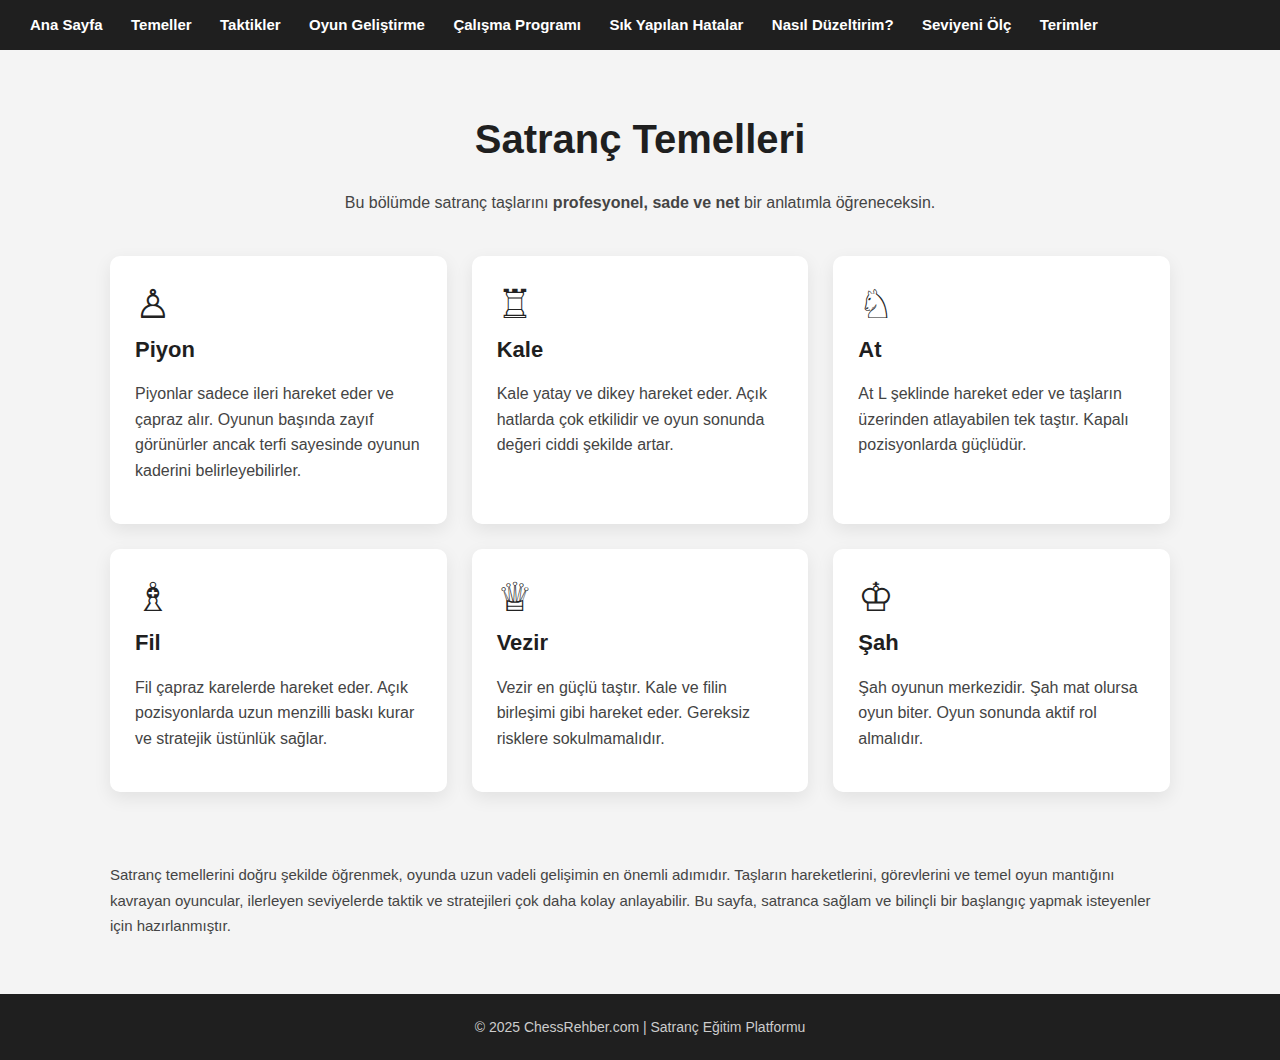
<file: temeller.html>
<!DOCTYPE html>
<html lang="tr">
<head>
    <meta charset="UTF-8">
    <title>Satranç Temelleri | ChessRehber</title>
    <meta name="description" content="Satranç taşları ve temel kurallar profesyonel ve sade anlatım ile.">
    <meta name="viewport" content="width=device-width, initial-scale=1">

    <link rel="stylesheet" href="style.css">

    <style>
        .intro {
            text-align: center;
            margin-bottom: 40px;
        }

        .tas-grid {
            display: grid;
            grid-template-columns: repeat(auto-fit, minmax(260px, 1fr));
            gap: 25px;
        }

        .tas-card {
            background: #ffffff;
            border-radius: 10px;
            padding: 25px;
            box-shadow: 0 6px 18px rgba(0,0,0,0.08);
            transition: transform 0.2s ease;
        }

        .tas-card:hover {
            transform: translateY(-5px);
        }

        .tas-card h2 {
            margin-top: 0;
            font-size: 22px;
        }

        .tas-card p {
            line-height: 1.6;
            color: #444;
        }

        .tas-sembol {
            font-size: 40px;
            margin-bottom: 10px;
        }

        /* SEO paragrafı için ufak ayar */
        .seo-text {
            margin-top: 70px;
            color: #555;
            line-height: 1.7;
            font-size: 15px;
        }
    </style>
</head>
<body>

<nav>
    <a href="index.html">Ana Sayfa</a>
    <a href="temeller.html">Temeller</a>
    <a href="taktikler.html">Taktikler</a>
    <a href="gelisim.html">Oyun Geliştirme</a>
    <a href="calisma-programi.html">Çalışma Programı</a>
    <a href="sik-yapilan-hatalar.html">Sık Yapılan Hatalar</a>
    <a href="nasil-duzeltirim.html">Nasıl Düzeltirim?</a>
    <a href="seviyeni-olc.html">Seviyeni Ölç</a>
    <a href="satranc-sozlugu.html">Terimler</a>
</nav>

<div class="container">

    <div class="intro">
        <h1>Satranç Temelleri</h1>
        <p>
            Bu bölümde satranç taşlarını
            <strong>profesyonel, sade ve net</strong>
            bir anlatımla öğreneceksin.
        </p>
    </div>

    <div class="tas-grid">

        <div class="tas-card">
            <div class="tas-sembol">♙</div>
            <h2>Piyon</h2>
            <p>
                Piyonlar sadece ileri hareket eder ve çapraz alır.
                Oyunun başında zayıf görünürler ancak terfi sayesinde
                oyunun kaderini belirleyebilirler.
            </p>
        </div>

        <div class="tas-card">
            <div class="tas-sembol">♖</div>
            <h2>Kale</h2>
            <p>
                Kale yatay ve dikey hareket eder.
                Açık hatlarda çok etkilidir ve
                oyun sonunda değeri ciddi şekilde artar.
            </p>
        </div>

        <div class="tas-card">
            <div class="tas-sembol">♘</div>
            <h2>At</h2>
            <p>
                At L şeklinde hareket eder ve
                taşların üzerinden atlayabilen tek taştır.
                Kapalı pozisyonlarda güçlüdür.
            </p>
        </div>

        <div class="tas-card">
            <div class="tas-sembol">♗</div>
            <h2>Fil</h2>
            <p>
                Fil çapraz karelerde hareket eder.
                Açık pozisyonlarda uzun menzilli baskı kurar
                ve stratejik üstünlük sağlar.
            </p>
        </div>

        <div class="tas-card">
            <div class="tas-sembol">♕</div>
            <h2>Vezir</h2>
            <p>
                Vezir en güçlü taştır.
                Kale ve filin birleşimi gibi hareket eder.
                Gereksiz risklere sokulmamalıdır.
            </p>
        </div>

        <div class="tas-card">
            <div class="tas-sembol">♔</div>
            <h2>Şah</h2>
            <p>
                Şah oyunun merkezidir.
                Şah mat olursa oyun biter.
                Oyun sonunda aktif rol almalıdır.
            </p>
        </div>

    </div>

    <!-- SADECE EKLENEN SEO PARAGRAFI -->
    <div class="seo-text">
        <p>
            Satranç temellerini doğru şekilde öğrenmek, oyunda uzun vadeli gelişimin en önemli adımıdır.
            Taşların hareketlerini, görevlerini ve temel oyun mantığını kavrayan oyuncular,
            ilerleyen seviyelerde taktik ve stratejileri çok daha kolay anlayabilir.
            Bu sayfa, satranca sağlam ve bilinçli bir başlangıç yapmak isteyenler için hazırlanmıştır.
        </p>
    </div>

</div>

<footer>
    © 2025 ChessRehber.com | Satranç Eğitim Platformu
</footer>

</body>
</html>
</file>
<file: style.css>
/* =========================
   GENEL AYARLAR
========================= */

* {
    box-sizing: border-box;
}

body {
    margin: 0;
    font-family: "Segoe UI", Arial, sans-serif;
    background-color: #f4f4f4;
    color: #222;
}

/* =========================
   NAVBAR
========================= */

nav {
    background-color: #1f1f1f;
    padding: 16px 30px;
}

nav a {
    color: #ffffff;
    text-decoration: none;
    margin-right: 24px;
    font-weight: 600;
    font-size: 15px;
}

nav a:hover {
    color: #c9a24d;
}

/* =========================
   GENEL CONTAINER
========================= */

.container {
    max-width: 1100px;
    margin: 0 auto;
    padding: 40px 20px;
}

/* =========================
   BAŞLIKLAR
========================= */

h1, h2, h3 {
    color: #1f1f1f;
    font-weight: 700;
}

h1 {
    font-size: 40px;
}

h2 {
    font-size: 26px;
}

/* =========================
   PARAGRAFLAR
========================= */

p {
    line-height: 1.7;
    color: #444;
}

/* =========================
   BUTONLAR
========================= */

.btn-primary {
    background-color: #c9a24d;
    color: #1f1f1f;
    padding: 14px 28px;
    border-radius: 30px;
    text-decoration: none;
    font-weight: 700;
    display: inline-block;
}

.btn-primary:hover {
    background-color: #b8933f;
}

.btn-secondary {
    border: 2px solid #c9a24d;
    color: #c9a24d;
    padding: 14px 28px;
    border-radius: 30px;
    text-decoration: none;
    font-weight: 700;
    display: inline-block;
}

.btn-secondary:hover {
    background-color: #c9a24d;
    color: #1f1f1f;
}

/* =========================
   KART YAPISI
========================= */

.card {
    background-color: #ffffff;
    border-radius: 12px;
    padding: 30px;
    box-shadow: 0 8px 22px rgba(0,0,0,0.08);
    transition: transform 0.2s ease;
}

.card:hover {
    transform: translateY(-6px);
}

/* =========================
   FOOTER
========================= */

footer {
    background-color: #1f1f1f;
    color: #ccc;
    text-align: center;
    padding: 25px 15px;
    font-size: 14px;
}

/* === SEVİYE SONUÇ ALANI === */
#sonuc {
    margin-top: 50px;
    padding: 30px;
    border-radius: 12px;
    text-align: center;
}

.seviye-baslik {
    font-size: 28px;
    font-weight: 800;
    margin-bottom: 15px;
}

.seviye-aciklama {
    font-size: 16px;
    line-height: 1.7;
    margin-bottom: 20px;
}

.seviye-oneri {
    text-align: left;
    max-width: 600px;
    margin: 0 auto 25px;
}

.seviye-oneri li {
    margin-bottom: 8px;
}

.seviye-yeni {
    background: #e8f5e9;
    color: #1b5e20;
}

.seviye-orta {
    background: #fff8e1;
    color: #8d6e00;
}

.seviye-ileri {
    background: #e3f2fd;
    color: #0d47a1;
}

.sonuc-btn {
    display: inline-block;
    margin: 8px;
    padding: 12px 22px;
    border-radius: 25px;
    text-decoration: none;
    font-weight: 700;
    background: #c9a24d;
    color: #1f1f1f;
}
</file>
